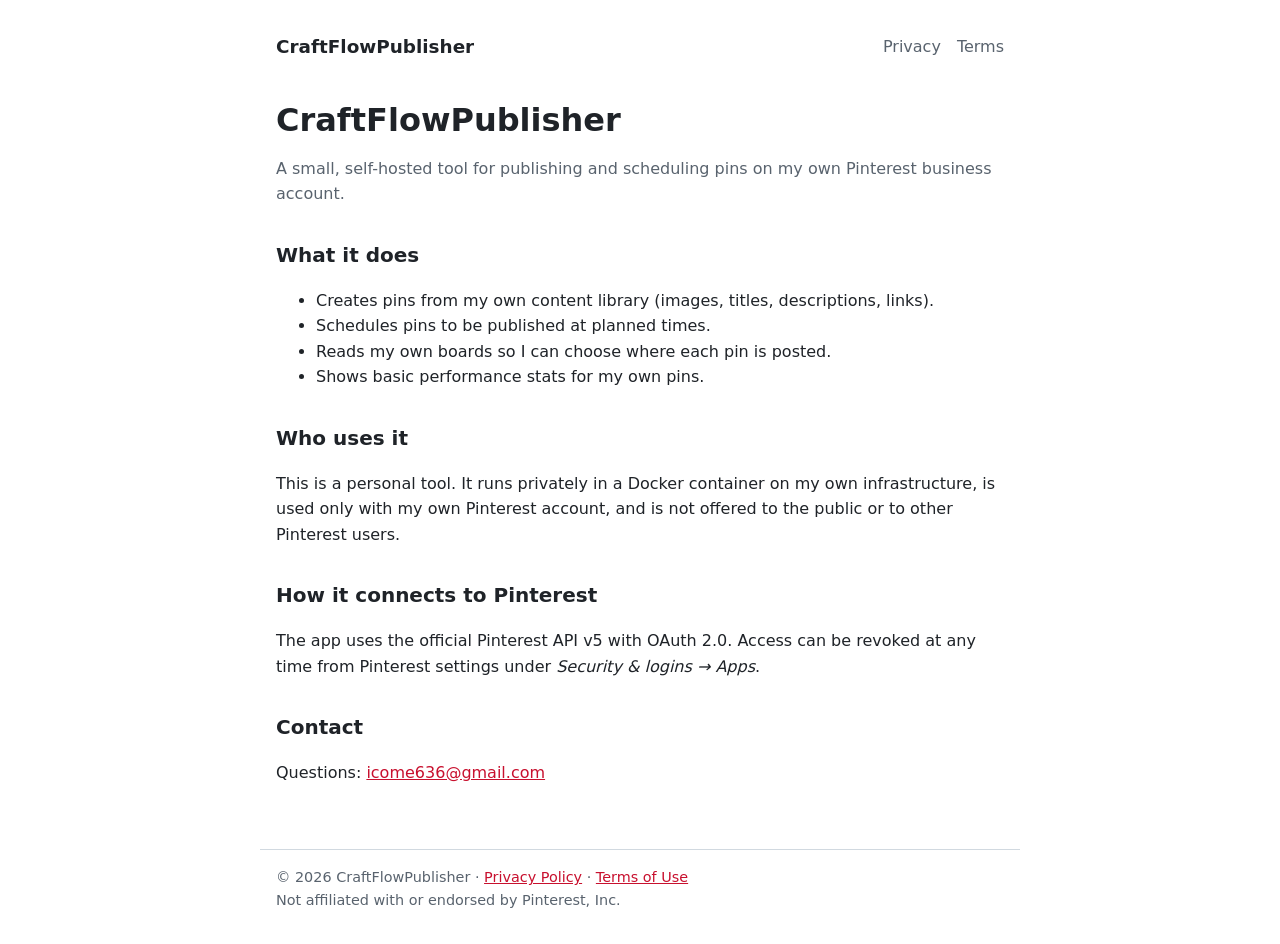
<file: index.html>
<!DOCTYPE html>
<html lang="en">
<head>
  <meta charset="utf-8">
  <meta name="viewport" content="width=device-width, initial-scale=1">
  <title>CraftFlowPublisher</title>
  <meta name="description" content="A self-hosted tool for creating and scheduling pins on my own Pinterest business account.">
  <link rel="stylesheet" href="style.css">
</head>
<body>
  <header>
    <a class="brand" href="./">CraftFlowPublisher</a>
    <nav><a href="privacy.html">Privacy</a><a href="terms.html">Terms</a></nav>
  </header>
  <main>
    <h1>CraftFlowPublisher</h1>
    <p class="muted">A small, self-hosted tool for publishing and scheduling pins on my own Pinterest business account.</p>

    <h2>What it does</h2>
    <ul>
      <li>Creates pins from my own content library (images, titles, descriptions, links).</li>
      <li>Schedules pins to be published at planned times.</li>
      <li>Reads my own boards so I can choose where each pin is posted.</li>
      <li>Shows basic performance stats for my own pins.</li>
    </ul>

    <h2>Who uses it</h2>
    <p>This is a personal tool. It runs privately in a Docker container on my own infrastructure, is used only with my own Pinterest account, and is not offered to the public or to other Pinterest users.</p>

    <h2>How it connects to Pinterest</h2>
    <p>The app uses the official Pinterest API v5 with OAuth 2.0. Access can be revoked at any time from Pinterest settings under <em>Security &amp; logins → Apps</em>.</p>

    <h2>Contact</h2>
    <p>Questions: <a href="mailto:icome636@gmail.com">icome636@gmail.com</a></p>

  </main>
  <footer>
    © 2026 CraftFlowPublisher · <a href="privacy.html">Privacy Policy</a> · <a href="terms.html">Terms of Use</a><br>
    Not affiliated with or endorsed by Pinterest, Inc.
  </footer>
</body>
</html>
</file>
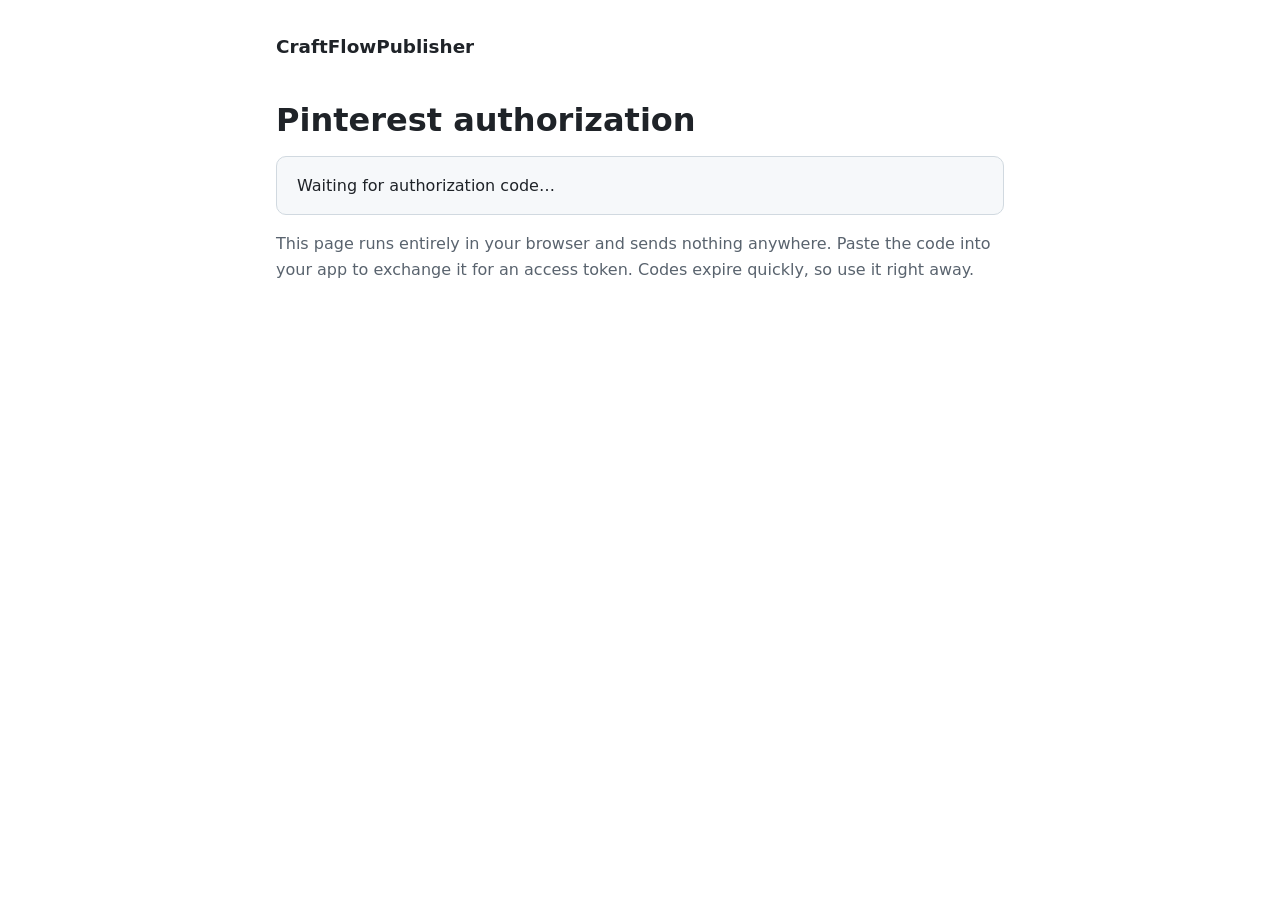
<file: callback.html>
<!DOCTYPE html>
<html lang="en">
<head>
  <meta charset="utf-8">
  <meta name="viewport" content="width=device-width, initial-scale=1">
  <meta name="robots" content="noindex">
  <title>OAuth Callback – CraftFlowPublisher</title>
  <link rel="stylesheet" href="style.css">
</head>
<body>
  <header><a class="brand" href="./">CraftFlowPublisher</a></header>
  <main>
    <h1>Pinterest authorization</h1>
    <div id="out" class="card">Waiting for authorization code…</div>
    <p class="muted">This page runs entirely in your browser and sends nothing anywhere. Paste the code into your app to exchange it for an access token. Codes expire quickly, so use it right away.</p>
  </main>
  <script>
    (function () {
      var p = new URLSearchParams(window.location.search);
      var out = document.getElementById('out');
      var esc = function (s) { return String(s).replace(/[&<>"']/g, function (c) { return {'&':'&amp;','<':'&lt;','>':'&gt;','"':'&quot;',"'":'&#39;'}[c]; }); };
      if (p.get('error')) {
        out.innerHTML = '<strong>Error:</strong> ' + esc(p.get('error')) + (p.get('error_description') ? ' – ' + esc(p.get('error_description')) : '');
        return;
      }
      var code = p.get('code');
      if (!code) return;
      out.innerHTML = '<p><strong>Authorization code:</strong></p><p><span class="code" id="code"></span></p>' +
        (p.get('state') ? '<p class="muted">state: <span class="code" id="state"></span></p>' : '') +
        '<button id="copy">Copy code</button>';
      document.getElementById('code').textContent = code;
      if (p.get('state')) document.getElementById('state').textContent = p.get('state');
      document.getElementById('copy').onclick = function () {
        navigator.clipboard.writeText(code).then(function () { document.getElementById('copy').textContent = 'Copied'; });
      };
    })();
  </script>
</body>
</html>
</file>
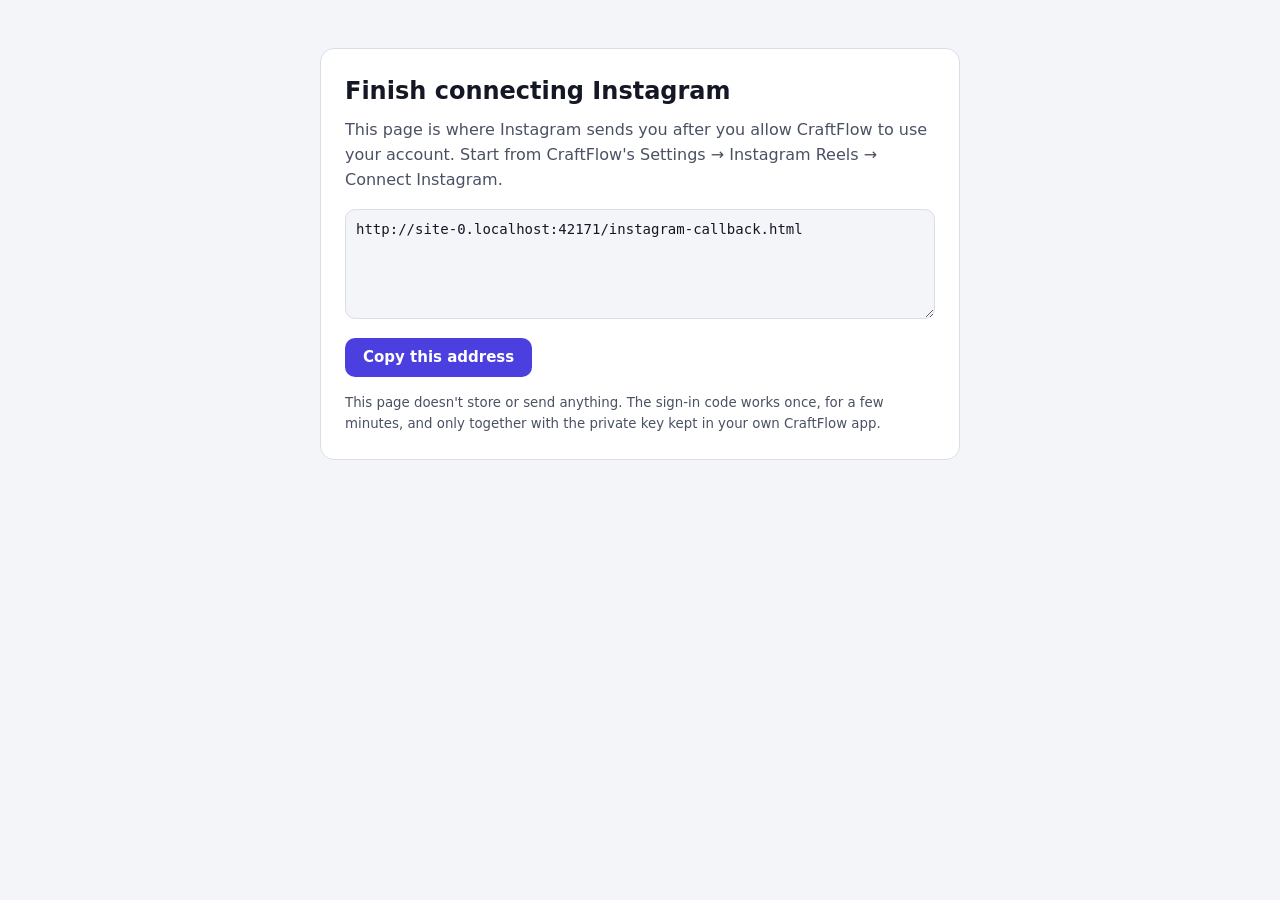
<file: instagram-callback.html>
<!doctype html>
<html lang="en">
<head>
<meta charset="utf-8">
<meta name="viewport" content="width=device-width, initial-scale=1">
<meta name="robots" content="noindex">
<meta name="referrer" content="no-referrer">
<title>Finish connecting Instagram · CraftFlow</title>
<style>
  :root { --bg:#F3F5F8; --surface:#FFFFFF; --ink:#141824; --ink-2:#4A5163; --line:#D9DEE6; --accent:#4B3FE0; --accent-ink:#FFFFFF; --err:#B42318; }
  @media (prefers-color-scheme: dark) { :root { --bg:#0F131A; --surface:#171C25; --ink:#EEF1F6; --ink-2:#AAB2C2; --line:#2C3443; --accent:#8B82FF; --accent-ink:#0F131A; --err:#FF8A80; } }
  body { margin:0; background:var(--bg); color:var(--ink); font:16px/1.55 system-ui, -apple-system, "Segoe UI", sans-serif; }
  main { max-width:640px; margin:48px auto; padding:0 16px; }
  .card { background:var(--surface); border:1px solid var(--line); border-radius:14px; padding:24px; }
  h1 { font-size:24px; margin:0 0 8px; }
  p { color:var(--ink-2); margin:0 0 16px; }
  textarea { width:100%; box-sizing:border-box; min-height:110px; font:14px/1.4 ui-monospace, Consolas, monospace; color:var(--ink);
             background:var(--bg); border:1px solid var(--line); border-radius:10px; padding:10px; resize:vertical; }
  button { margin-top:12px; font:600 15px/1 system-ui, sans-serif; padding:12px 18px; border-radius:10px; border:0;
           background:var(--accent); color:var(--accent-ink); cursor:pointer; }
  button:focus-visible, textarea:focus-visible { outline:3px solid var(--accent); outline-offset:2px; }
  .err { color:var(--err); }
  small { display:block; margin-top:16px; color:var(--ink-2); }
</style>
</head>
<body>
<main>
  <div class="card">
    <h1 id="title">Finish connecting Instagram</h1>
    <p id="intro">Copy this whole address and paste it into CraftFlow: <strong>Settings → Instagram Reels → Finish connecting</strong>.</p>
    <label for="address" class="visually-hidden" style="position:absolute;left:-9999px">The address to paste into CraftFlow</label>
    <textarea id="address" readonly></textarea>
    <button type="button" id="copy">Copy this address</button>
    <p id="done" aria-live="polite" style="margin:10px 0 0"></p>
    <small>This page doesn't store or send anything. The sign-in code works once, for a few minutes, and only together
      with the private key kept in your own CraftFlow app.</small>
  </div>
</main>
<script>
  (function () {
    var params = new URLSearchParams(location.search);
    var box = document.getElementById("address");
    box.value = location.href;
    if (params.get("error")) {
      document.getElementById("title").textContent = "Instagram didn't give access";
      var intro = document.getElementById("intro");
      intro.className = "err";
      intro.textContent = "You may have chosen Cancel. Nothing was connected. Start again from CraftFlow's Settings when you're ready.";
    } else if (!params.get("code")) {
      document.getElementById("intro").textContent = "This page is where Instagram sends you after you allow CraftFlow to use your account. Start from CraftFlow's Settings → Instagram Reels → Connect Instagram.";
    }
    document.getElementById("copy").addEventListener("click", function () {
      var done = document.getElementById("done");
      function ok() { done.textContent = "Copied. Now paste it into CraftFlow."; }
      if (navigator.clipboard) {
        navigator.clipboard.writeText(box.value).then(ok, function () { box.select(); document.execCommand("copy"); ok(); });
      } else { box.select(); document.execCommand("copy"); ok(); }
    });
  })();
</script>
</body>
</html>
</file>
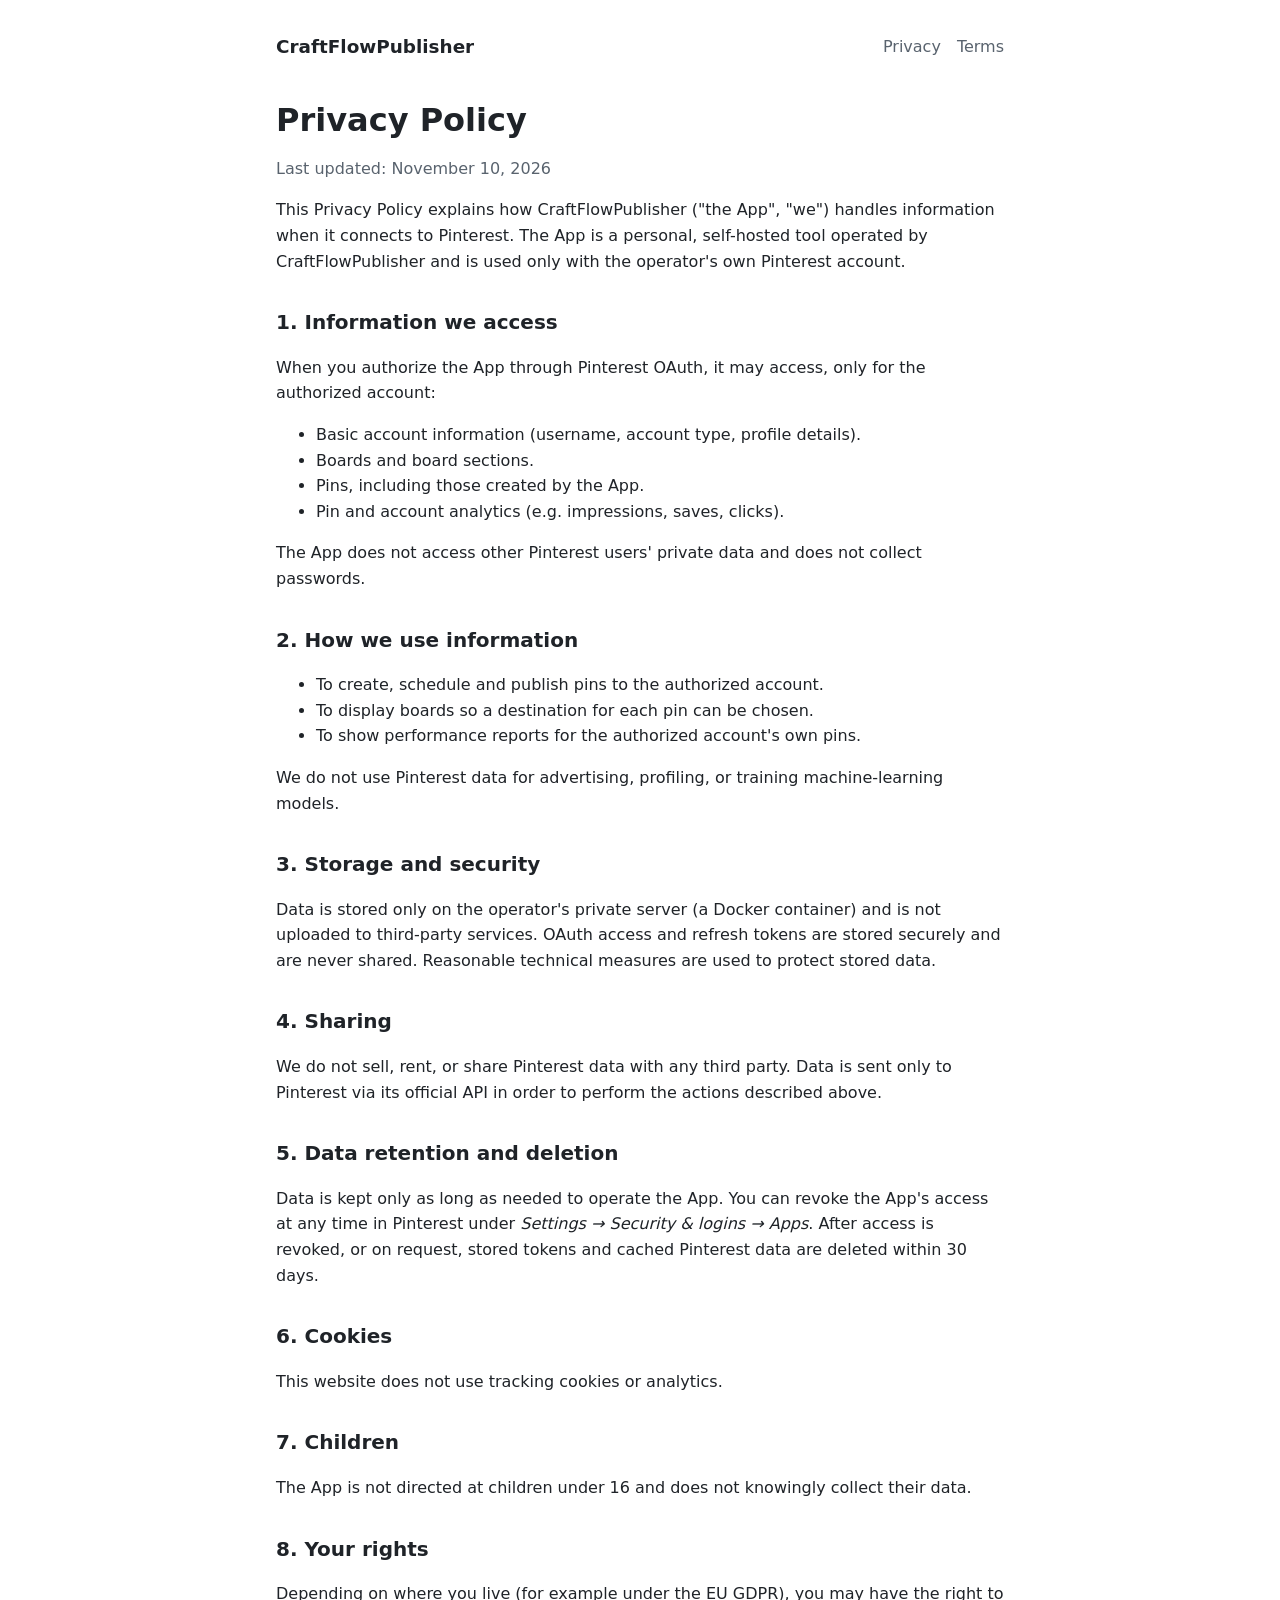
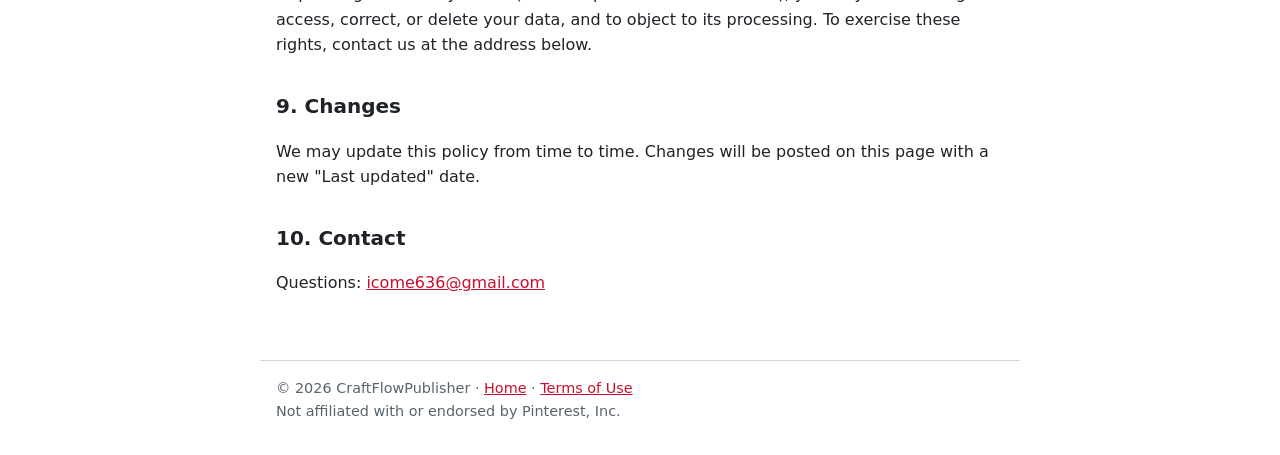
<file: privacy.html>
<!DOCTYPE html>
<html lang="en">
<head>
  <meta charset="utf-8">
  <meta name="viewport" content="width=device-width, initial-scale=1">
  <title>Privacy Policy – CraftFlowPublisher</title>
  <link rel="stylesheet" href="style.css">
</head>
<body>
  <header>
    <a class="brand" href="./">CraftFlowPublisher</a>
    <nav><a href="privacy.html">Privacy</a><a href="terms.html">Terms</a></nav>
  </header>
  <main>
    <h1>Privacy Policy</h1>
    <p class="muted">Last updated: November 10, 2026</p>

    <p>This Privacy Policy explains how CraftFlowPublisher ("the App", "we") handles information when it connects to Pinterest. The App is a personal, self-hosted tool operated by CraftFlowPublisher and is used only with the operator's own Pinterest account.</p>

    <h2>1. Information we access</h2>
    <p>When you authorize the App through Pinterest OAuth, it may access, only for the authorized account:</p>
    <ul>
      <li>Basic account information (username, account type, profile details).</li>
      <li>Boards and board sections.</li>
      <li>Pins, including those created by the App.</li>
      <li>Pin and account analytics (e.g. impressions, saves, clicks).</li>
    </ul>
    <p>The App does not access other Pinterest users' private data and does not collect passwords.</p>

    <h2>2. How we use information</h2>
    <ul>
      <li>To create, schedule and publish pins to the authorized account.</li>
      <li>To display boards so a destination for each pin can be chosen.</li>
      <li>To show performance reports for the authorized account's own pins.</li>
    </ul>
    <p>We do not use Pinterest data for advertising, profiling, or training machine-learning models.</p>

    <h2>3. Storage and security</h2>
    <p>Data is stored only on the operator's private server (a Docker container) and is not uploaded to third-party services. OAuth access and refresh tokens are stored securely and are never shared. Reasonable technical measures are used to protect stored data.</p>

    <h2>4. Sharing</h2>
    <p>We do not sell, rent, or share Pinterest data with any third party. Data is sent only to Pinterest via its official API in order to perform the actions described above.</p>

    <h2>5. Data retention and deletion</h2>
    <p>Data is kept only as long as needed to operate the App. You can revoke the App's access at any time in Pinterest under <em>Settings → Security &amp; logins → Apps</em>. After access is revoked, or on request, stored tokens and cached Pinterest data are deleted within 30 days.</p>

    <h2>6. Cookies</h2>
    <p>This website does not use tracking cookies or analytics.</p>

    <h2>7. Children</h2>
    <p>The App is not directed at children under 16 and does not knowingly collect their data.</p>

    <h2>8. Your rights</h2>
    <p>Depending on where you live (for example under the EU GDPR), you may have the right to access, correct, or delete your data, and to object to its processing. To exercise these rights, contact us at the address below.</p>

    <h2>9. Changes</h2>
    <p>We may update this policy from time to time. Changes will be posted on this page with a new "Last updated" date.</p>

    <h2>10. Contact</h2>
    <p>Questions: <a href="mailto:icome636@gmail.com">icome636@gmail.com</a></p>
  </main>
  <footer>
    © 2026 CraftFlowPublisher · <a href="./">Home</a> · <a href="terms.html">Terms of Use</a><br>
    Not affiliated with or endorsed by Pinterest, Inc.
  </footer>
</body>
</html>
</file>
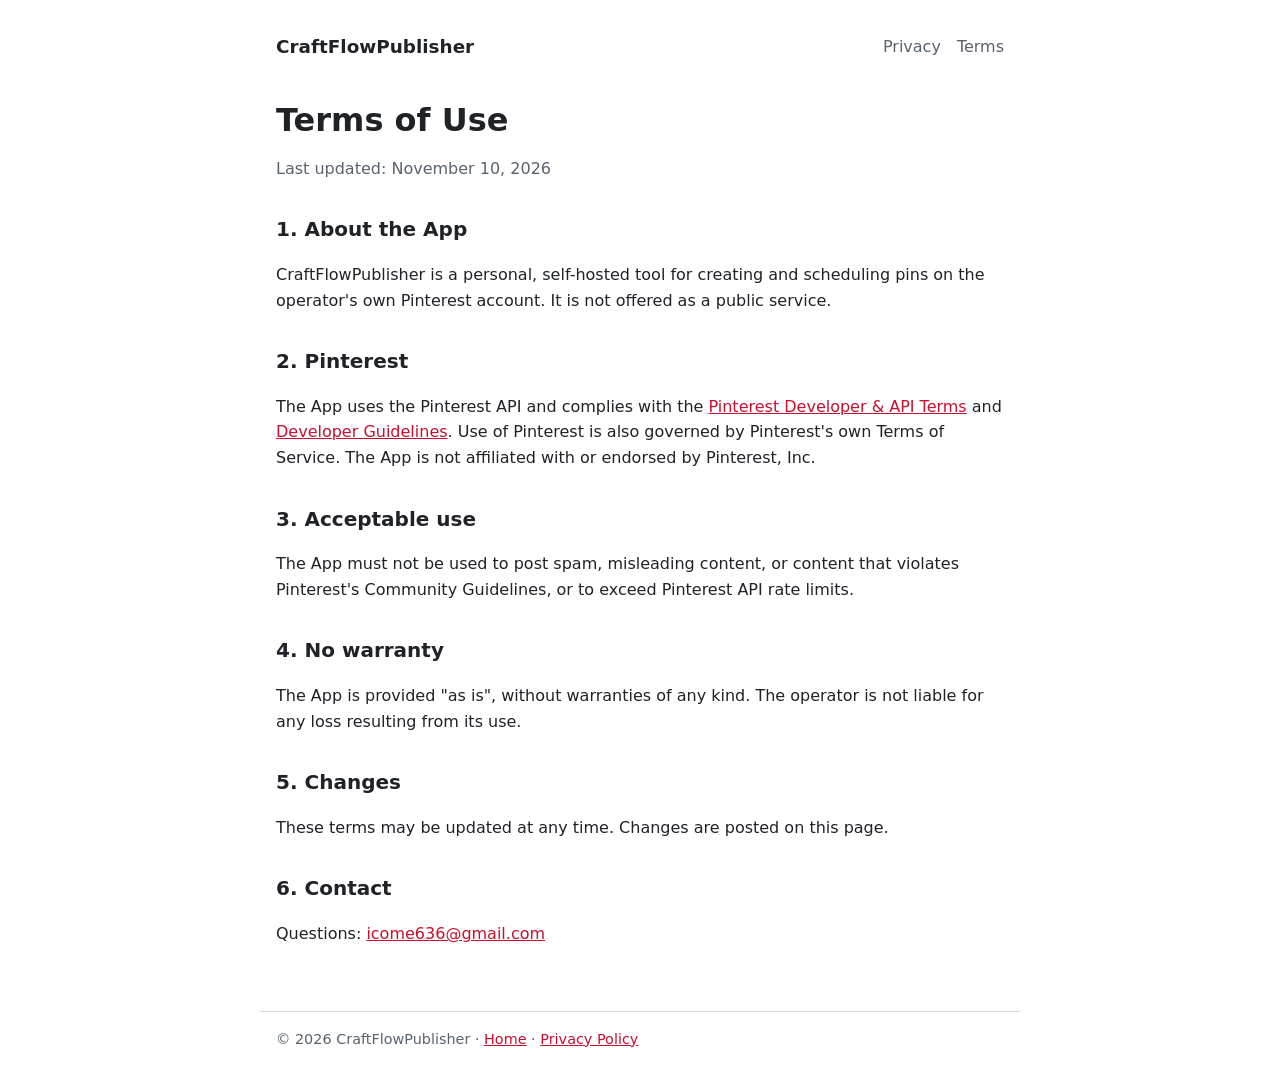
<file: terms.html>
<!DOCTYPE html>
<html lang="en">
<head>
  <meta charset="utf-8">
  <meta name="viewport" content="width=device-width, initial-scale=1">
  <title>Terms of Use – CraftFlowPublisher</title>
  <link rel="stylesheet" href="style.css">
</head>
<body>
  <header>
    <a class="brand" href="./">CraftFlowPublisher</a>
    <nav><a href="privacy.html">Privacy</a><a href="terms.html">Terms</a></nav>
  </header>
  <main>
    <h1>Terms of Use</h1>
    <p class="muted">Last updated: November 10, 2026</p>

    <h2>1. About the App</h2>
    <p>CraftFlowPublisher is a personal, self-hosted tool for creating and scheduling pins on the operator's own Pinterest account. It is not offered as a public service.</p>

    <h2>2. Pinterest</h2>
    <p>The App uses the Pinterest API and complies with the <a href="https://developers.pinterest.com/terms/">Pinterest Developer &amp; API Terms</a> and <a href="https://www.pinterest.com/_/_/policy/developer-guidelines">Developer Guidelines</a>. Use of Pinterest is also governed by Pinterest's own Terms of Service. The App is not affiliated with or endorsed by Pinterest, Inc.</p>

    <h2>3. Acceptable use</h2>
    <p>The App must not be used to post spam, misleading content, or content that violates Pinterest's Community Guidelines, or to exceed Pinterest API rate limits.</p>

    <h2>4. No warranty</h2>
    <p>The App is provided "as is", without warranties of any kind. The operator is not liable for any loss resulting from its use.</p>

    <h2>5. Changes</h2>
    <p>These terms may be updated at any time. Changes are posted on this page.</p>

    <h2>6. Contact</h2>
    <p>Questions: <a href="mailto:icome636@gmail.com">icome636@gmail.com</a></p>
  </main>
  <footer>
    © 2026 CraftFlowPublisher · <a href="./">Home</a> · <a href="privacy.html">Privacy Policy</a>
  </footer>
</body>
</html>
</file>
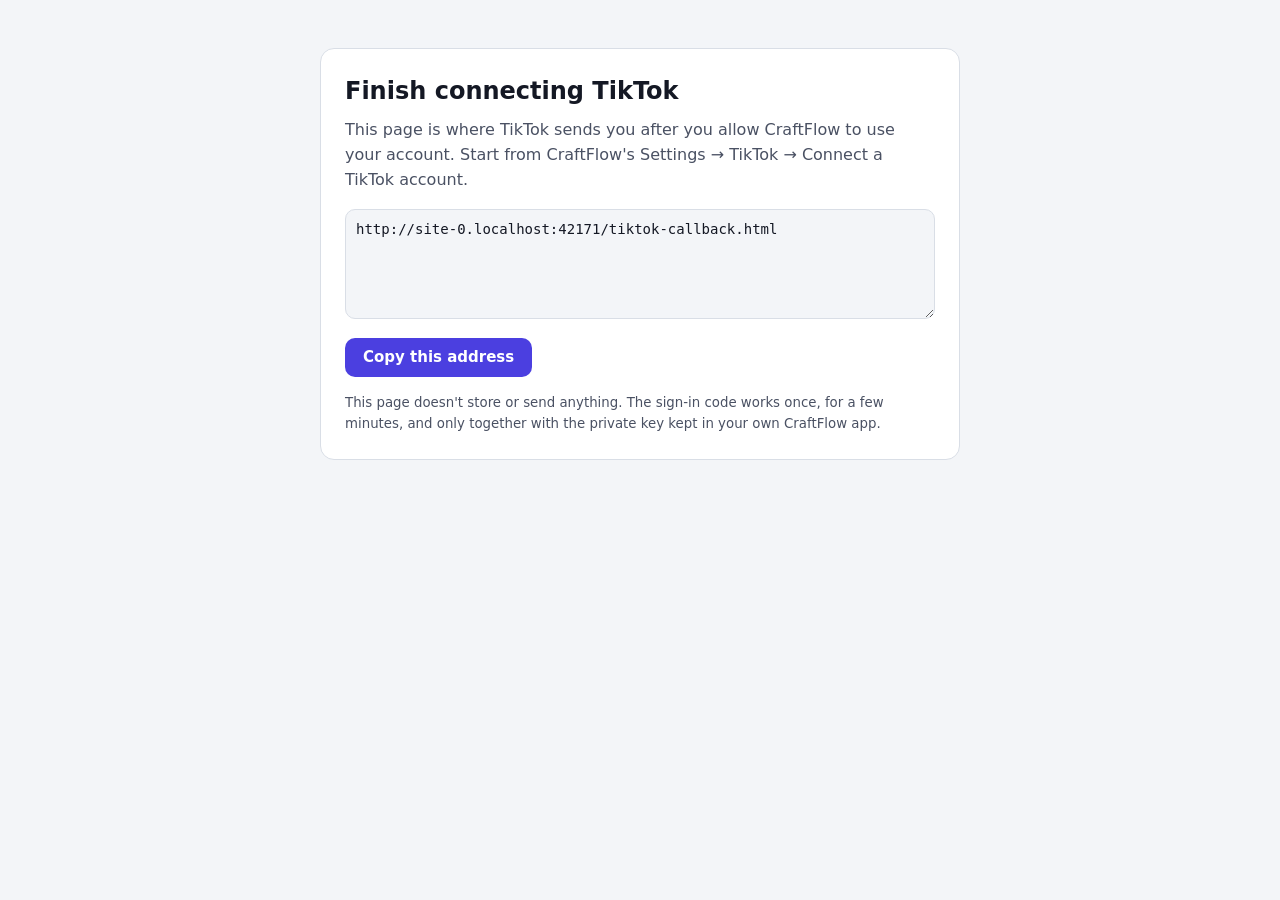
<file: tiktok-callback.html>
<!doctype html>
<html lang="en">
<head>
<meta charset="utf-8">
<meta name="viewport" content="width=device-width, initial-scale=1">
<meta name="robots" content="noindex">
<meta name="referrer" content="no-referrer">
<title>Finish connecting TikTok · CraftFlow</title>
<style>
  :root { --bg:#F3F5F8; --surface:#FFFFFF; --ink:#141824; --ink-2:#4A5163; --line:#D9DEE6; --accent:#4B3FE0; --accent-ink:#FFFFFF; --err:#B42318; }
  @media (prefers-color-scheme: dark) { :root { --bg:#0F131A; --surface:#171C25; --ink:#EEF1F6; --ink-2:#AAB2C2; --line:#2C3443; --accent:#8B82FF; --accent-ink:#0F131A; --err:#FF8A80; } }
  body { margin:0; background:var(--bg); color:var(--ink); font:16px/1.55 system-ui, -apple-system, "Segoe UI", sans-serif; }
  main { max-width:640px; margin:48px auto; padding:0 16px; }
  .card { background:var(--surface); border:1px solid var(--line); border-radius:14px; padding:24px; }
  h1 { font-size:24px; margin:0 0 8px; }
  p { color:var(--ink-2); margin:0 0 16px; }
  textarea { width:100%; box-sizing:border-box; min-height:110px; font:14px/1.4 ui-monospace, Consolas, monospace; color:var(--ink);
             background:var(--bg); border:1px solid var(--line); border-radius:10px; padding:10px; resize:vertical; }
  button { margin-top:12px; font:600 15px/1 system-ui, sans-serif; padding:12px 18px; border-radius:10px; border:0;
           background:var(--accent); color:var(--accent-ink); cursor:pointer; }
  button:focus-visible, textarea:focus-visible { outline:3px solid var(--accent); outline-offset:2px; }
  .err { color:var(--err); }
  small { display:block; margin-top:16px; color:var(--ink-2); }
</style>
</head>
<body>
<main>
  <div class="card">
    <h1 id="title">Finish connecting TikTok</h1>
    <p id="intro">Copy this whole address and paste it into CraftFlow: <strong>Settings → TikTok → Finish connecting</strong>.</p>
    <label for="address" class="visually-hidden" style="position:absolute;left:-9999px">The address to paste into CraftFlow</label>
    <textarea id="address" readonly></textarea>
    <button type="button" id="copy">Copy this address</button>
    <p id="done" aria-live="polite" style="margin:10px 0 0"></p>
    <small>This page doesn't store or send anything. The sign-in code works once, for a few minutes, and only together
      with the private key kept in your own CraftFlow app.</small>
  </div>
</main>
<script>
  (function () {
    var params = new URLSearchParams(location.search);
    var box = document.getElementById("address");
    box.value = location.href;
    if (params.get("error")) {
      document.getElementById("title").textContent = "TikTok didn't give access";
      var intro = document.getElementById("intro");
      intro.className = "err";
      intro.textContent = "You may have chosen Cancel. Nothing was connected. Start again from CraftFlow's Settings when you're ready.";
    } else if (!params.get("code")) {
      document.getElementById("intro").textContent = "This page is where TikTok sends you after you allow CraftFlow to use your account. Start from CraftFlow's Settings → TikTok → Connect a TikTok account.";
    }
    document.getElementById("copy").addEventListener("click", function () {
      var done = document.getElementById("done");
      function ok() { done.textContent = "Copied. Now paste it into CraftFlow."; }
      if (navigator.clipboard) {
        navigator.clipboard.writeText(box.value).then(ok, function () { box.select(); document.execCommand("copy"); ok(); });
      } else { box.select(); document.execCommand("copy"); ok(); }
    });
  })();
</script>
</body>
</html>
</file>
<file: style.css>
:root { --fg:#1f2328; --muted:#59636e; --bg:#ffffff; --card:#f6f8fa; --accent:#c8102e; --border:#d1d9e0; }
@media (prefers-color-scheme: dark) { :root { --fg:#e6edf3; --muted:#9198a1; --bg:#0d1117; --card:#161b22; --accent:#ff6b7f; --border:#30363d; } }
* { box-sizing: border-box; }
body { margin:0; font-family: system-ui, -apple-system, "Segoe UI", Roboto, sans-serif; color:var(--fg); background:var(--bg); line-height:1.6; }
header, main, footer { max-width: 760px; margin: 0 auto; padding: 0 16px; }
header { padding-top: 32px; display:flex; justify-content:space-between; align-items:center; flex-wrap:wrap; gap:8px; }
header .brand { font-weight:700; font-size:1.15rem; color:var(--fg); text-decoration:none; }
nav a { color:var(--muted); text-decoration:none; margin-left:16px; }
nav a:hover { color:var(--accent); }
main { padding-top: 24px; padding-bottom: 48px; }
h1 { font-size: 2rem; line-height:1.2; margin: 16px 0 8px; }
h2 { font-size: 1.25rem; margin-top: 32px; }
.muted { color: var(--muted); }
.card { background:var(--card); border:1px solid var(--border); border-radius:10px; padding:16px 20px; margin:16px 0; }
code, .code { font-family: ui-monospace, Menlo, Consolas, monospace; background:var(--card); border:1px solid var(--border); border-radius:6px; padding:2px 6px; word-break: break-all; }
button { background:var(--accent); color:#fff; border:0; border-radius:8px; padding:8px 14px; font-size:0.95rem; cursor:pointer; }
a { color: var(--accent); }
footer { border-top:1px solid var(--border); padding-top:16px; padding-bottom:32px; font-size:0.9rem; color:var(--muted); }
</file>
